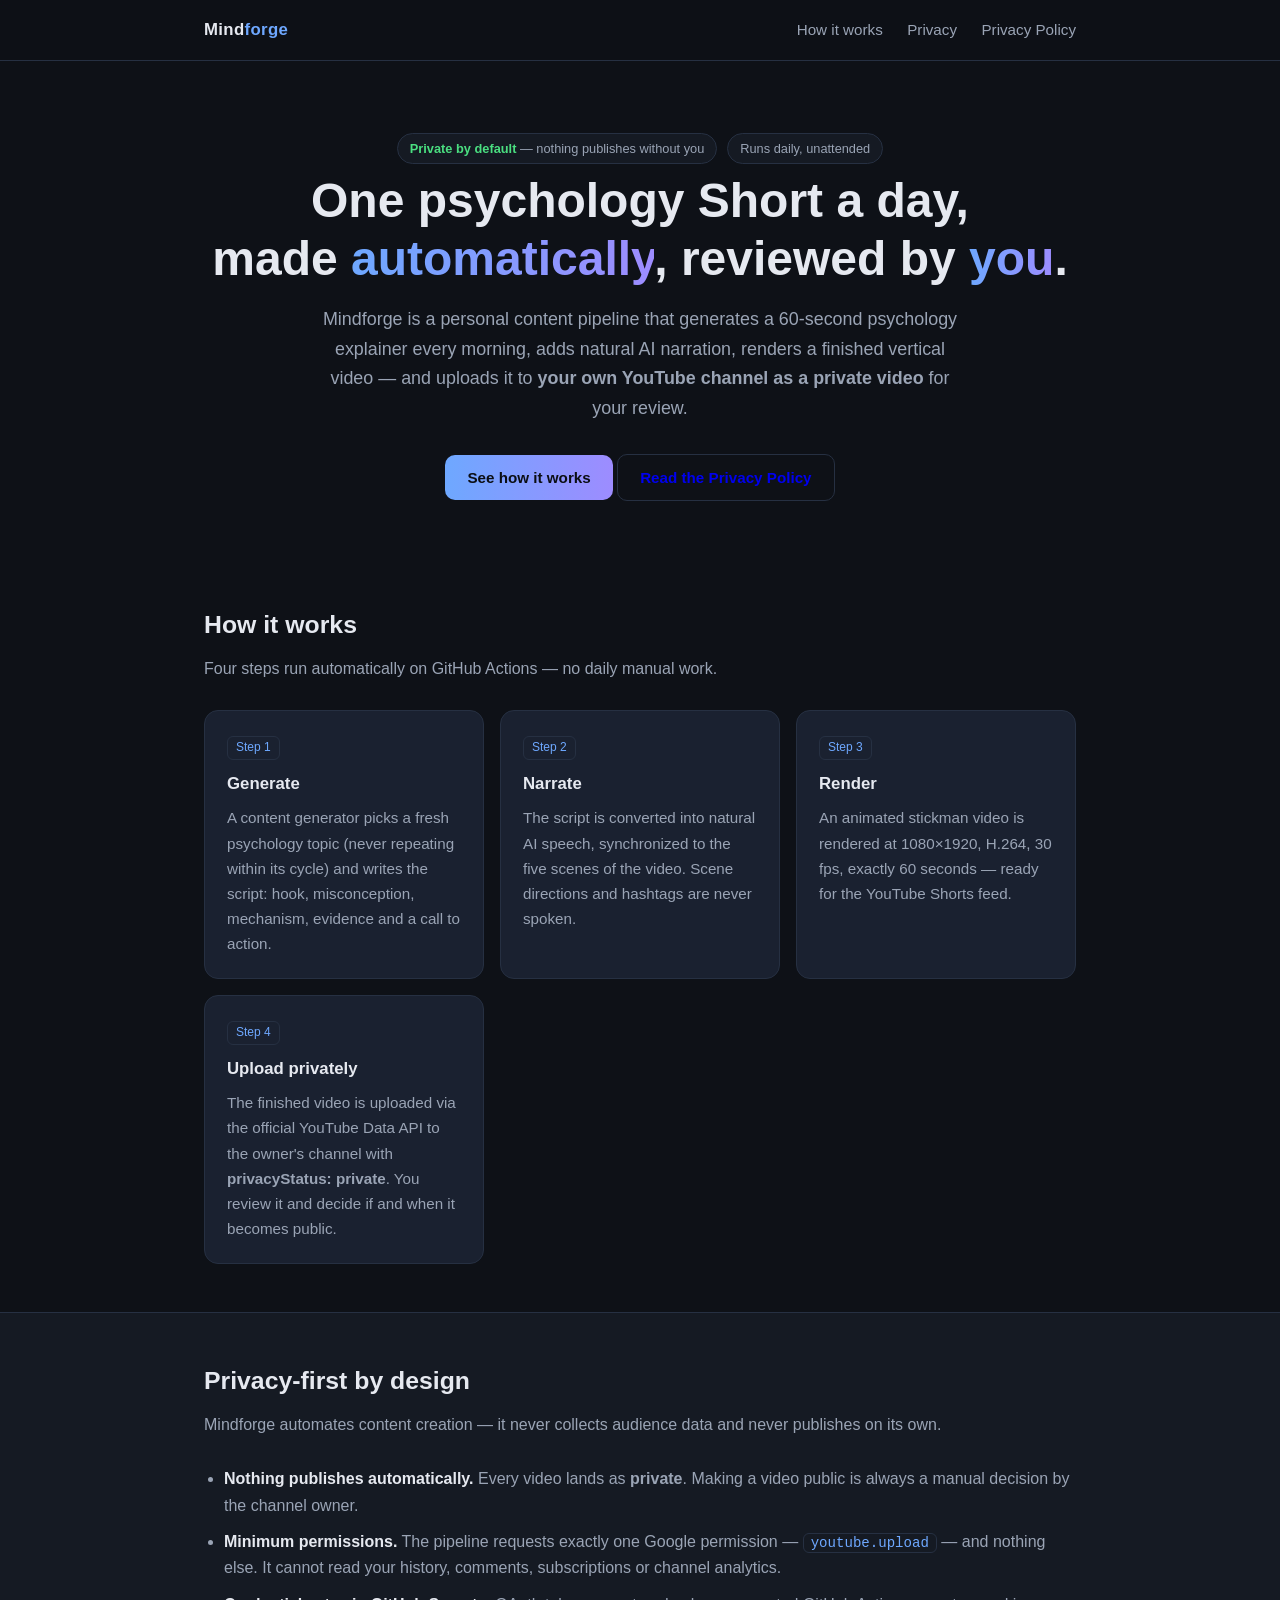
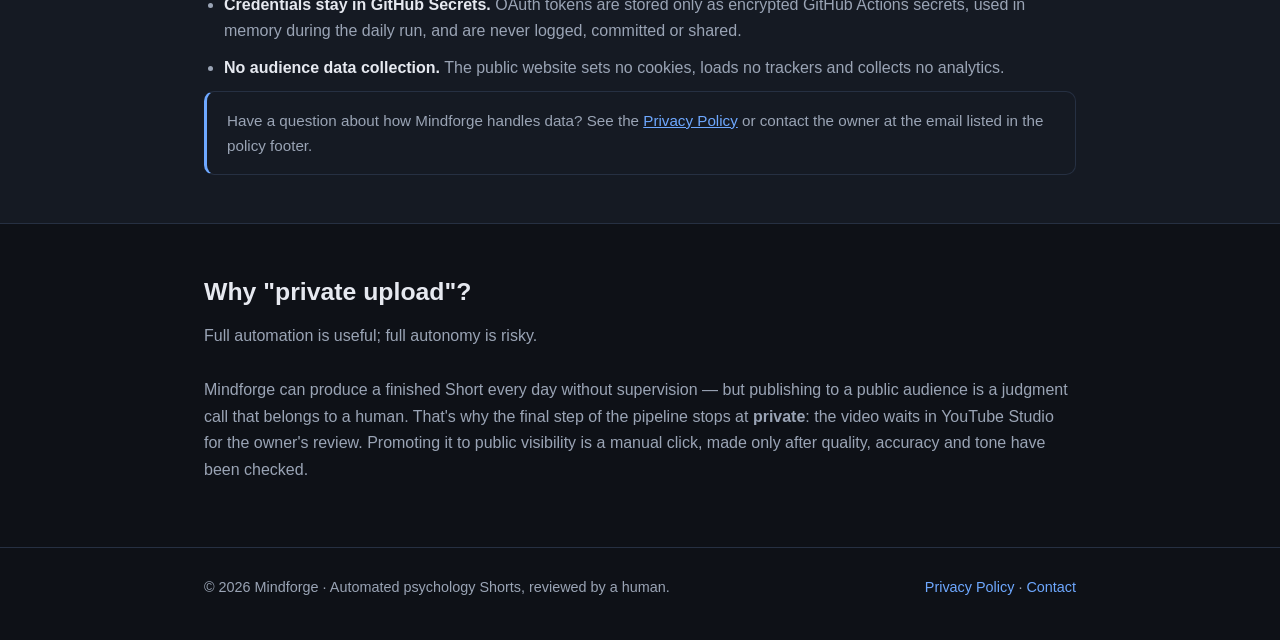
<file: index.html>
<!DOCTYPE html>
<html lang="en">
<head>
  <meta charset="utf-8">
  <meta name="viewport" content="width=device-width, initial-scale=1">
  <title>Mindforge — Automated Psychology Shorts</title>
  <meta name="description" content="Mindforge is an automated content pipeline that creates one narrated psychology YouTube Short per day and uploads it privately for review — publishing always stays with the channel owner.">
  <link rel="stylesheet" href="style.css">
</head>
<body>

<header class="site-header">
  <div class="wrap">
    <a class="brand" href="index.html">Mind<span>forge</span></a>
    <nav>
      <a href="#how-it-works">How it works</a>
      <a href="#privacy-first">Privacy</a>
      <a href="privacy.html">Privacy Policy</a>
    </nav>
  </div>
</header>

<main>

  <section class="hero">
    <div class="wrap">
      <div class="badge-row">
        <span class="badge"><b>Private by default</b> — nothing publishes without you</span>
        <span class="badge">Runs daily, unattended</span>
      </div>
      <h1>One psychology Short a day,<br>made <em>automatically</em>, reviewed by <em>you</em>.</h1>
      <p class="lead">
        Mindforge is a personal content pipeline that generates a 60-second
        psychology explainer every morning, adds natural AI narration, renders a
        finished vertical video — and uploads it to <strong>your own YouTube
        channel as a private video</strong> for your review.
      </p>
      <a class="btn btn-primary" href="#how-it-works">See how it works</a>
      <a class="btn" href="privacy.html">Read the Privacy Policy</a>
    </div>
  </section>

  <section id="how-it-works">
    <div class="wrap">
      <h2>How it works</h2>
      <p class="section-sub">Four steps run automatically on GitHub Actions — no daily manual work.</p>
      <div class="grid">
        <div class="card">
          <span class="step">Step 1</span>
          <h3>Generate</h3>
          <p>A content generator picks a fresh psychology topic (never repeating within its cycle) and writes the script: hook, misconception, mechanism, evidence and a call to action.</p>
        </div>
        <div class="card">
          <span class="step">Step 2</span>
          <h3>Narrate</h3>
          <p>The script is converted into natural AI speech, synchronized to the five scenes of the video. Scene directions and hashtags are never spoken.</p>
        </div>
        <div class="card">
          <span class="step">Step 3</span>
          <h3>Render</h3>
          <p>An animated stickman video is rendered at 1080×1920, H.264, 30 fps, exactly 60 seconds — ready for the YouTube Shorts feed.</p>
        </div>
        <div class="card">
          <span class="step">Step 4</span>
          <h3>Upload privately</h3>
          <p>The finished video is uploaded via the official YouTube Data API to the owner's channel with <strong>privacyStatus: private</strong>. You review it and decide if and when it becomes public.</p>
        </div>
      </div>
    </div>
  </section>

  <section id="privacy-first" style="background: var(--bg-soft); border-top: 1px solid var(--border); border-bottom: 1px solid var(--border);">
    <div class="wrap">
      <h2>Privacy-first by design</h2>
      <p class="section-sub">Mindforge automates content creation — it never collects audience data and never publishes on its own.</p>
      <ul class="points">
        <li><b>Nothing publishes automatically.</b> Every video lands as <strong>private</strong>. Making a video public is always a manual decision by the channel owner.</li>
        <li><b>Minimum permissions.</b> The pipeline requests exactly one Google permission — <span class="code">youtube.upload</span> — and nothing else. It cannot read your history, comments, subscriptions or channel analytics.</li>
        <li><b>Credentials stay in GitHub Secrets.</b> OAuth tokens are stored only as encrypted GitHub Actions secrets, used in memory during the daily run, and are never logged, committed or shared.</li>
        <li><b>No audience data collection.</b> The public website sets no cookies, loads no trackers and collects no analytics.</li>
      </ul>
      <div class="notice">
        Have a question about how Mindforge handles data?
        See the <a href="privacy.html" style="color: var(--accent);">Privacy Policy</a>
        or contact the owner at the email listed in the policy footer.
      </div>
    </div>
  </section>

  <section>
    <div class="wrap">
      <h2>Why "private upload"?</h2>
      <p class="section-sub">Full automation is useful; full autonomy is risky.</p>
      <p style="color: var(--muted);">
        Mindforge can produce a finished Short every day without supervision —
        but publishing to a public audience is a judgment call that belongs to a
        human. That's why the final step of the pipeline stops at
        <strong>private</strong>: the video waits in YouTube Studio for the
        owner's review. Promoting it to public visibility is a manual click,
        made only after quality, accuracy and tone have been checked.
      </p>
    </div>
  </section>

</main>

<footer class="site-footer">
  <div class="wrap">
    <div>
      © 2026 Mindforge · Automated psychology Shorts, reviewed by a human.
    </div>
    <div>
      <a href="privacy.html">Privacy Policy</a>
      · <a href="mailto:ahshotsofficial733@gmail.com">Contact</a>
    </div>
  </div>
</footer>

</body>
</html>
</file>
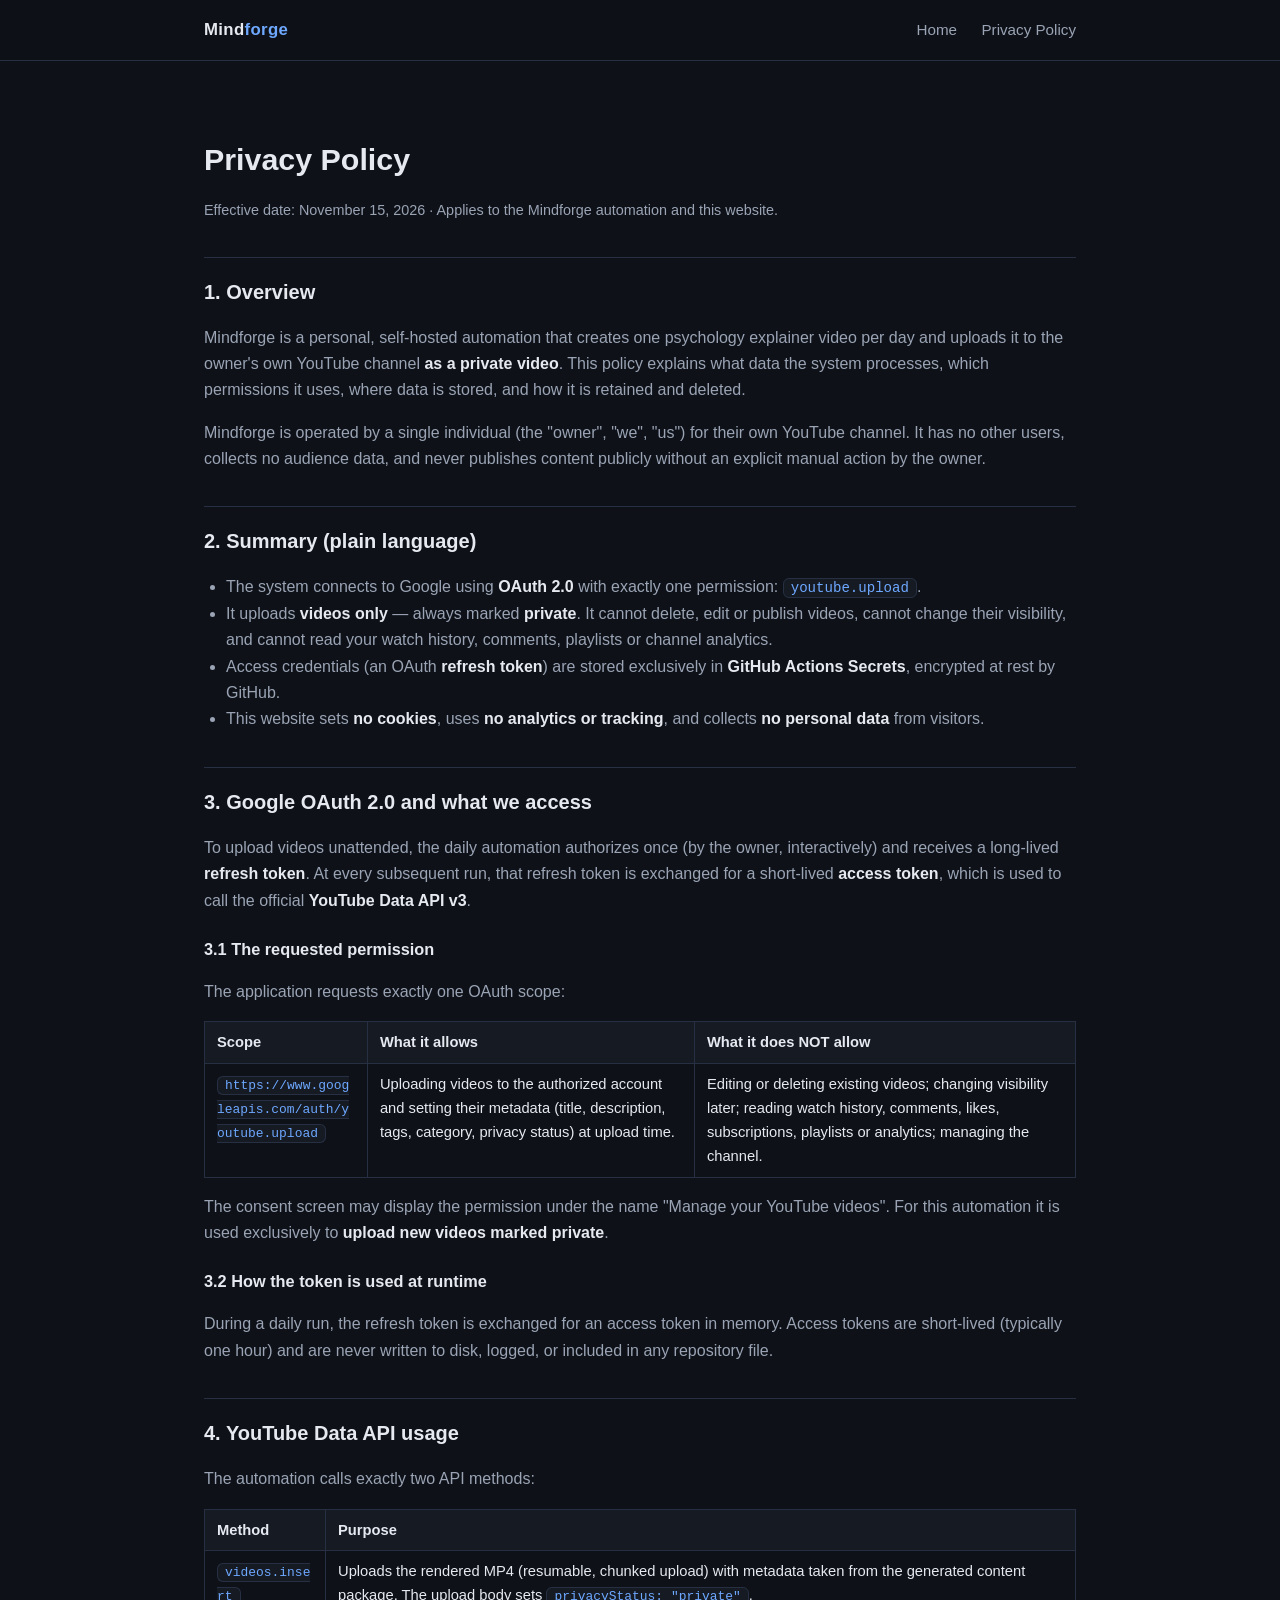
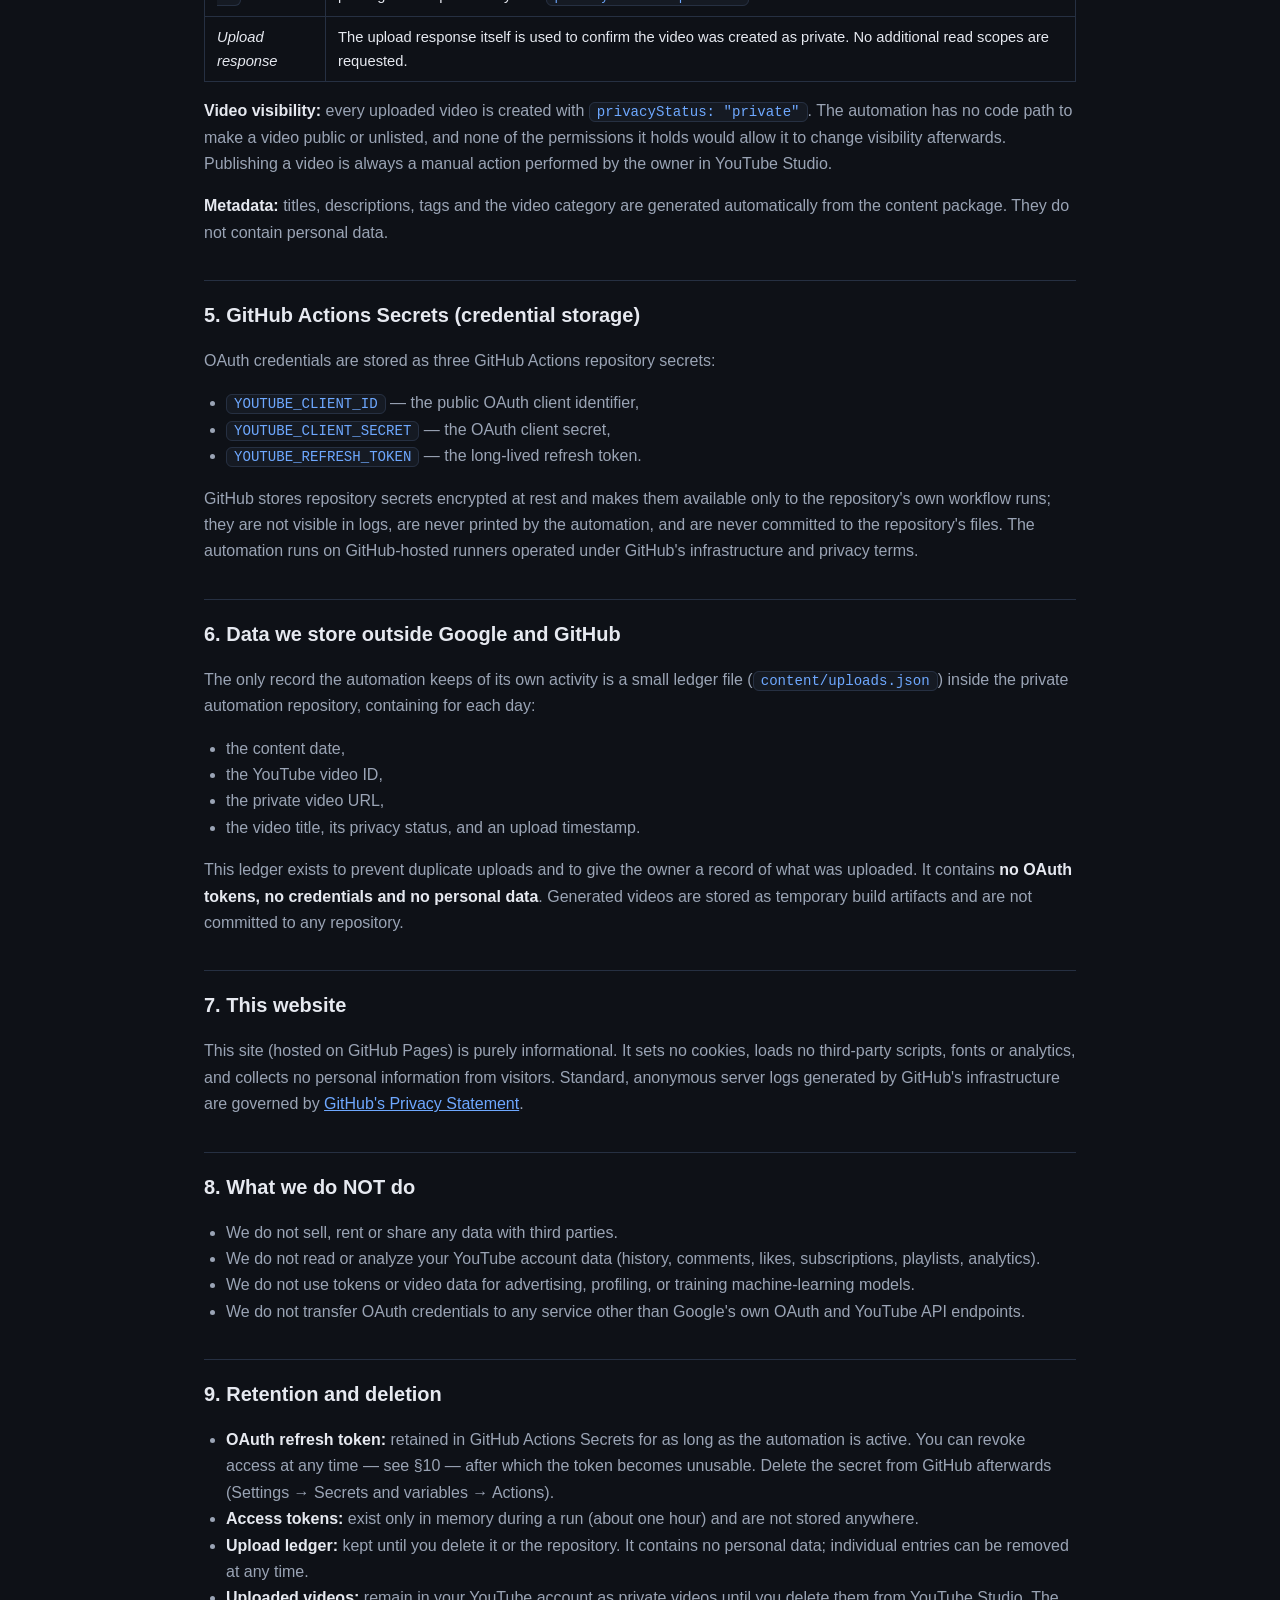
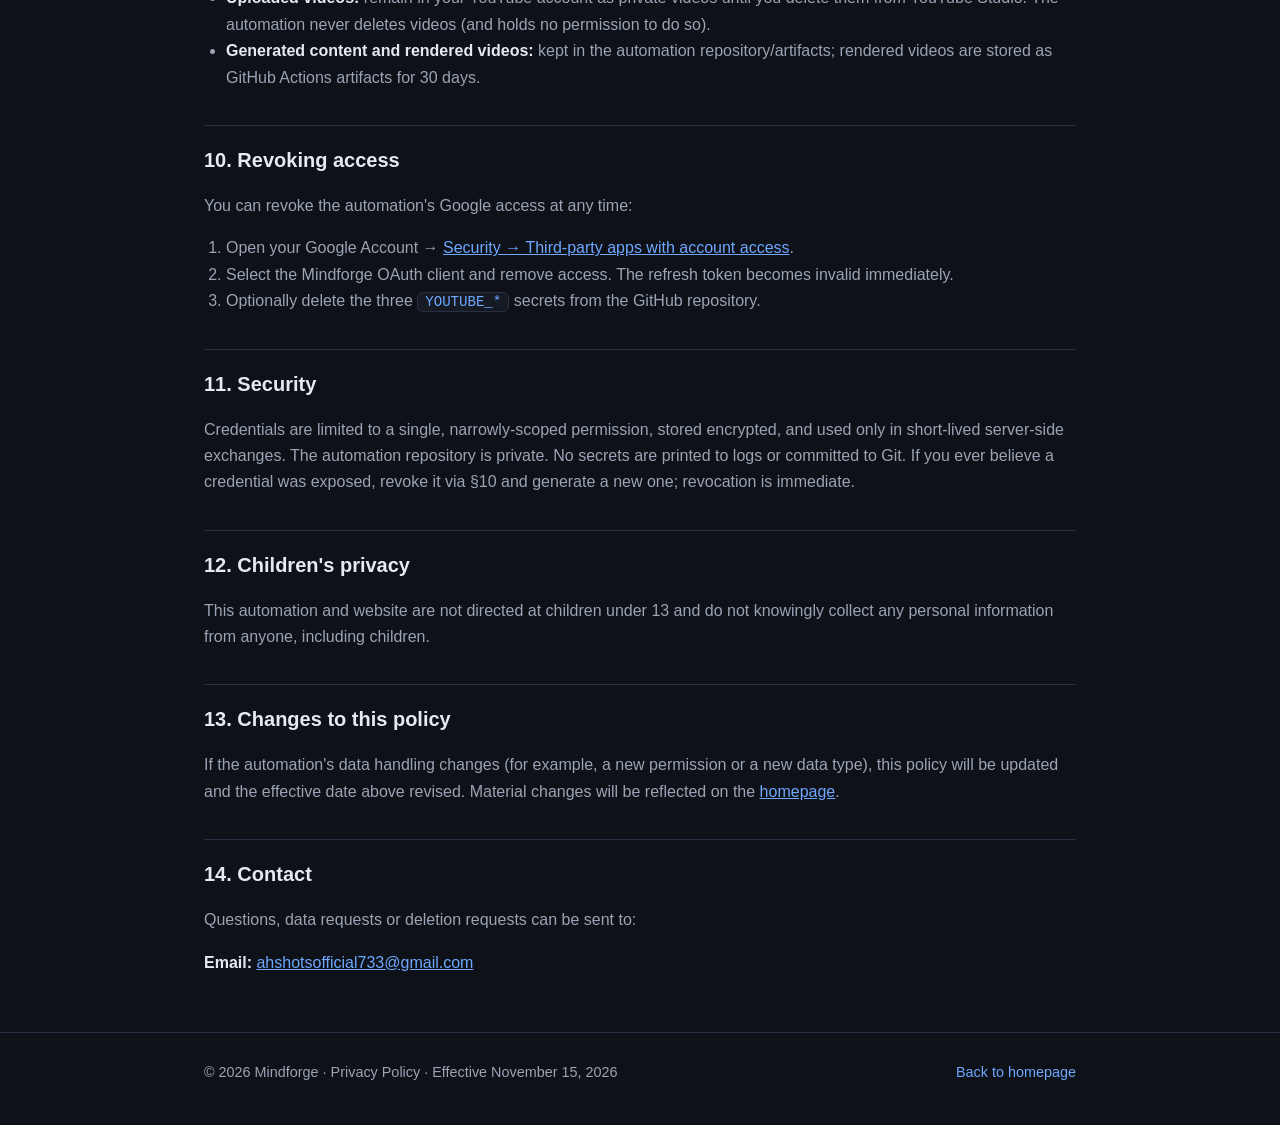
<file: privacy.html>
<!DOCTYPE html>
<html lang="en">
<head>
  <meta charset="utf-8">
  <meta name="viewport" content="width=device-width, initial-scale=1">
  <title>Privacy Policy — Mindforge</title>
  <meta name="description" content="How the Mindforge automation uses Google OAuth, the YouTube Data API (youtube.upload scope), GitHub Actions Secrets, and how data is stored, retained and deleted.">
  <link rel="stylesheet" href="style.css">
</head>
<body>

<header class="site-header">
  <div class="wrap">
    <a class="brand" href="index.html">Mind<span>forge</span></a>
    <nav>
      <a href="index.html">Home</a>
      <a href="privacy.html">Privacy Policy</a>
    </nav>
  </div>
</header>

<main>
<section class="policy">
  <div class="wrap">
    <h1>Privacy Policy</h1>
    <p class="updated">Effective date: November 15, 2026 · Applies to the Mindforge automation and this website.</p>

    <h2>1. Overview</h2>
    <p>
      Mindforge is a personal, self-hosted automation that creates one
      psychology explainer video per day and uploads it to the owner's own
      YouTube channel <strong>as a private video</strong>. This policy explains
      what data the system processes, which permissions it uses, where data is
      stored, and how it is retained and deleted.
    </p>
    <p>
      Mindforge is operated by a single individual (the "owner", "we", "us")
      for their own YouTube channel. It has no other users, collects no
      audience data, and never publishes content publicly without an explicit
      manual action by the owner.
    </p>

    <h2>2. Summary (plain language)</h2>
    <ul>
      <li>The system connects to Google using <strong>OAuth 2.0</strong> with exactly one permission: <span class="code">youtube.upload</span>.</li>
      <li>It uploads <strong>videos only</strong> — always marked <strong>private</strong>. It cannot delete, edit or publish videos, cannot change their visibility, and cannot read your watch history, comments, playlists or channel analytics.</li>
      <li>Access credentials (an OAuth <strong>refresh token</strong>) are stored exclusively in <strong>GitHub Actions Secrets</strong>, encrypted at rest by GitHub.</li>
      <li>This website sets <strong>no cookies</strong>, uses <strong>no analytics or tracking</strong>, and collects <strong>no personal data</strong> from visitors.</li>
    </ul>

    <h2>3. Google OAuth 2.0 and what we access</h2>
    <p>
      To upload videos unattended, the daily automation authorizes once (by the
      owner, interactively) and receives a long-lived <strong>refresh
      token</strong>. At every subsequent run, that refresh token is exchanged
      for a short-lived <strong>access token</strong>, which is used to call the
      official <strong>YouTube Data API v3</strong>.
    </p>
    <h3>3.1 The requested permission</h3>
    <p>
      The application requests exactly one OAuth scope:
    </p>
    <table>
      <tr><th>Scope</th><th>What it allows</th><th>What it does NOT allow</th></tr>
      <tr>
        <td><span class="code">https://www.googleapis.com/auth/youtube.upload</span></td>
        <td>Uploading videos to the authorized account and setting their metadata (title, description, tags, category, privacy status) at upload time.</td>
        <td>Editing or deleting existing videos; changing visibility later; reading watch history, comments, likes, subscriptions, playlists or analytics; managing the channel.</td>
      </tr>
    </table>
    <p>
      The consent screen may display the permission under the name
      "Manage your YouTube videos". For this automation it is used exclusively
      to <strong>upload new videos marked private</strong>.
    </p>
    <h3>3.2 How the token is used at runtime</h3>
    <p>
      During a daily run, the refresh token is exchanged for an access token in
      memory. Access tokens are short-lived (typically one hour) and are never
      written to disk, logged, or included in any repository file.
    </p>

    <h2>4. YouTube Data API usage</h2>
    <p>The automation calls exactly two API methods:</p>
    <table>
      <tr><th>Method</th><th>Purpose</th></tr>
      <tr>
        <td><span class="code">videos.insert</span></td>
        <td>Uploads the rendered MP4 (resumable, chunked upload) with metadata taken from the generated content package. The upload body sets <span class="code">privacyStatus: "private"</span>.</td>
      </tr>
      <tr>
        <td><em>Upload response</em></td>
        <td>The upload response itself is used to confirm the video was created as private. No additional read scopes are requested.</td>
      </tr>
    </table>
    <p>
      <strong>Video visibility:</strong> every uploaded video is created with
      <span class="code">privacyStatus: "private"</span>. The automation has no
      code path to make a video public or unlisted, and none of the permissions
      it holds would allow it to change visibility afterwards. Publishing a
      video is always a manual action performed by the owner in YouTube Studio.
    </p>
    <p>
      <strong>Metadata:</strong> titles, descriptions, tags and the video
      category are generated automatically from the content package. They do
      not contain personal data.
    </p>

    <h2>5. GitHub Actions Secrets (credential storage)</h2>
    <p>
      OAuth credentials are stored as three GitHub Actions repository secrets:
    </p>
    <ul>
      <li><span class="code">YOUTUBE_CLIENT_ID</span> — the public OAuth client identifier,</li>
      <li><span class="code">YOUTUBE_CLIENT_SECRET</span> — the OAuth client secret,</li>
      <li><span class="code">YOUTUBE_REFRESH_TOKEN</span> — the long-lived refresh token.</li>
    </ul>
    <p>
      GitHub stores repository secrets encrypted at rest and makes them
      available only to the repository's own workflow runs; they are not
      visible in logs, are never printed by the automation, and are never
      committed to the repository's files. The automation runs on GitHub-hosted
      runners operated under GitHub's infrastructure and privacy terms.
    </p>

    <h2>6. Data we store outside Google and GitHub</h2>
    <p>
      The only record the automation keeps of its own activity is a small
      ledger file (<span class="code">content/uploads.json</span>) inside the
      private automation repository, containing for each day:
    </p>
    <ul>
      <li>the content date,</li>
      <li>the YouTube video ID,</li>
      <li>the private video URL,</li>
      <li>the video title, its privacy status, and an upload timestamp.</li>
    </ul>
    <p>
      This ledger exists to prevent duplicate uploads and to give the owner a
      record of what was uploaded. It contains <strong>no OAuth tokens, no
      credentials and no personal data</strong>. Generated videos are stored as
      temporary build artifacts and are not committed to any repository.
    </p>

    <h2>7. This website</h2>
    <p>
      This site (hosted on GitHub Pages) is purely informational. It sets no
      cookies, loads no third-party scripts, fonts or analytics, and collects
      no personal information from visitors. Standard, anonymous server logs
      generated by GitHub's infrastructure are governed by
      <a href="https://docs.github.com/en/site-policy/privacy-policies/github-privacy-statement" style="color: var(--accent);">GitHub's Privacy Statement</a>.
    </p>

    <h2>8. What we do NOT do</h2>
    <ul>
      <li>We do not sell, rent or share any data with third parties.</li>
      <li>We do not read or analyze your YouTube account data (history, comments, likes, subscriptions, playlists, analytics).</li>
      <li>We do not use tokens or video data for advertising, profiling, or training machine-learning models.</li>
      <li>We do not transfer OAuth credentials to any service other than Google's own OAuth and YouTube API endpoints.</li>
    </ul>

    <h2>9. Retention and deletion</h2>
    <ul>
      <li><strong>OAuth refresh token:</strong> retained in GitHub Actions Secrets for as long as the automation is active. You can revoke access at any time — see §10 — after which the token becomes unusable. Delete the secret from GitHub afterwards (Settings → Secrets and variables → Actions).</li>
      <li><strong>Access tokens:</strong> exist only in memory during a run (about one hour) and are not stored anywhere.</li>
      <li><strong>Upload ledger:</strong> kept until you delete it or the repository. It contains no personal data; individual entries can be removed at any time.</li>
      <li><strong>Uploaded videos:</strong> remain in your YouTube account as private videos until you delete them from YouTube Studio. The automation never deletes videos (and holds no permission to do so).</li>
      <li><strong>Generated content and rendered videos:</strong> kept in the automation repository/artifacts; rendered videos are stored as GitHub Actions artifacts for 30 days.</li>
    </ul>

    <h2>10. Revoking access</h2>
    <p>
      You can revoke the automation's Google access at any time:
    </p>
    <ol>
      <li>Open your Google Account → <a href="https://myaccount.google.com/permissions" style="color: var(--accent);">Security → Third-party apps with account access</a>.</li>
      <li>Select the Mindforge OAuth client and remove access. The refresh token becomes invalid immediately.</li>
      <li>Optionally delete the three <span class="code">YOUTUBE_*</span> secrets from the GitHub repository.</li>
    </ol>

    <h2>11. Security</h2>
    <p>
      Credentials are limited to a single, narrowly-scoped permission, stored
      encrypted, and used only in short-lived server-side exchanges. The
      automation repository is private. No secrets are printed to logs or
      committed to Git. If you ever believe a credential was exposed, revoke it
      via §10 and generate a new one; revocation is immediate.
    </p>

    <h2>12. Children's privacy</h2>
    <p>
      This automation and website are not directed at children under 13 and do
      not knowingly collect any personal information from anyone, including
      children.
    </p>

    <h2>13. Changes to this policy</h2>
    <p>
      If the automation's data handling changes (for example, a new permission
      or a new data type), this policy will be updated and the effective date
      above revised. Material changes will be reflected on the
      <a href="index.html" style="color: var(--accent);">homepage</a>.
    </p>

    <h2>14. Contact</h2>
    <p>
      Questions, data requests or deletion requests can be sent to:
    </p>
    <p>
      <strong>Email:</strong> <a href="mailto:ahshotsofficial733@gmail.com" style="color: var(--accent);">ahshotsofficial733@gmail.com</a>
    </p>
  </div>
</section>
</main>

<footer class="site-footer">
  <div class="wrap">
    <div>© 2026 Mindforge · Privacy Policy · Effective November 15, 2026</div>
    <div><a href="index.html">Back to homepage</a></div>
  </div>
</footer>

</body>
</html>
</file>
<file: style.css>
/* Mindforge site — single lightweight stylesheet, no external assets. */
:root {
  --bg: #0e1117;
  --bg-soft: #151a23;
  --card: #1a2130;
  --text: #e6e9f0;
  --muted: #9aa4b5;
  --accent: #6ea8ff;
  --accent-2: #9d8cff;
  --border: #263042;
  --ok: #4ade80;
}

* { box-sizing: border-box; }

html { scroll-behavior: smooth; }

body {
  margin: 0;
  font-family: -apple-system, BlinkMacSystemFont, "Segoe UI", Roboto, "Inter",
    "Helvetica Neue", Arial, sans-serif;
  background: var(--bg);
  color: var(--text);
  line-height: 1.65;
  -webkit-font-smoothing: antialiased;
}

.wrap { max-width: 920px; margin: 0 auto; padding: 0 24px; }

/* Header / nav */
.site-header {
  border-bottom: 1px solid var(--border);
  background: rgba(14, 17, 23, 0.92);
  position: sticky;
  top: 0;
  backdrop-filter: blur(8px);
  z-index: 10;
}
.site-header .wrap {
  display: flex;
  align-items: center;
  justify-content: space-between;
  min-height: 60px;
}
.brand {
  font-weight: 700;
  font-size: 1.05rem;
  color: var(--text);
  text-decoration: none;
  letter-spacing: 0.02em;
}
.brand span { color: var(--accent); }
nav a {
  color: var(--muted);
  text-decoration: none;
  margin-left: 20px;
  font-size: 0.95rem;
}
nav a:hover { color: var(--text); }

/* Hero */
.hero { padding: 72px 0 56px; text-align: center; }
.hero h1 {
  font-size: clamp(1.9rem, 4.5vw, 3rem);
  margin: 0 0 18px;
  line-height: 1.2;
}
.hero h1 em {
  font-style: normal;
  background: linear-gradient(90deg, var(--accent), var(--accent-2));
  -webkit-background-clip: text;
  background-clip: text;
  color: transparent;
}
.hero p.lead {
  color: var(--muted);
  font-size: 1.12rem;
  max-width: 640px;
  margin: 0 auto 30px;
}
.badge-row {
  display: flex;
  gap: 10px;
  justify-content: center;
  flex-wrap: wrap;
  margin-bottom: 8px;
}
.badge {
  font-size: 0.8rem;
  color: var(--muted);
  border: 1px solid var(--border);
  border-radius: 999px;
  padding: 4px 12px;
  background: var(--bg-soft);
}
.badge b { color: var(--ok); font-weight: 600; }

/* Buttons */
.btn {
  display: inline-block;
  padding: 10px 22px;
  border-radius: 10px;
  text-decoration: none;
  font-weight: 600;
  font-size: 0.95rem;
  border: 1px solid var(--border);
  transition: transform 0.12s ease, border-color 0.12s ease;
}
.btn:hover { transform: translateY(-1px); border-color: var(--accent); }
.btn-primary {
  background: linear-gradient(90deg, var(--accent), var(--accent-2));
  color: #0b0e14;
  border: none;
}

/* Sections */
section { padding: 48px 0; }
h2 { font-size: 1.55rem; margin: 0 0 10px; }
.section-sub { color: var(--muted); margin: 0 0 28px; }

.grid {
  display: grid;
  grid-template-columns: repeat(auto-fit, minmax(240px, 1fr));
  gap: 16px;
}
.card {
  background: var(--card);
  border: 1px solid var(--border);
  border-radius: 14px;
  padding: 22px;
}
.card h3 { margin: 0 0 8px; font-size: 1.05rem; }
.card .step {
  display: inline-block;
  font-size: 0.75rem;
  color: var(--accent);
  border: 1px solid var(--border);
  border-radius: 6px;
  padding: 1px 8px;
  margin-bottom: 10px;
}
.card p { color: var(--muted); font-size: 0.95rem; margin: 0; }

.points { margin: 0; padding-left: 20px; }
.points li { margin-bottom: 10px; color: var(--muted); }
.points li b { color: var(--text); }

.notice {
  background: var(--bg-soft);
  border: 1px solid var(--border);
  border-left: 3px solid var(--accent);
  border-radius: 10px;
  padding: 16px 20px;
  color: var(--muted);
  font-size: 0.95rem;
}

/* Footer */
.site-footer {
  border-top: 1px solid var(--border);
  padding: 28px 0 40px;
  color: var(--muted);
  font-size: 0.9rem;
}
.site-footer .wrap {
  display: flex;
  gap: 18px;
  flex-wrap: wrap;
  justify-content: space-between;
}
.site-footer a { color: var(--accent); text-decoration: none; }
.site-footer a:hover { text-decoration: underline; }

/* Policy page */
.policy { padding-bottom: 40px; }
.policy h1 { font-size: 1.9rem; margin-bottom: 6px; }
.policy .updated { color: var(--muted); font-size: 0.9rem; margin-bottom: 30px; }
.policy h2 {
  font-size: 1.25rem;
  margin-top: 34px;
  padding-top: 18px;
  border-top: 1px solid var(--border);
}
.policy h3 { font-size: 1.02rem; margin: 22px 0 6px; }
.policy p, .policy li { color: var(--muted); }
.policy strong { color: var(--text); }
.policy ul, .policy ol { padding-left: 22px; }
.policy table {
  width: 100%;
  border-collapse: collapse;
  margin: 14px 0;
  font-size: 0.92rem;
}
.policy th, .policy td {
  border: 1px solid var(--border);
  padding: 8px 12px;
  text-align: left;
  vertical-align: top;
}
.policy th { background: var(--bg-soft); color: var(--text); }
.code {
  font-family: ui-monospace, SFMono-Regular, Menlo, Consolas, monospace;
  font-size: 0.88em;
  background: var(--bg-soft);
  border: 1px solid var(--border);
  border-radius: 6px;
  padding: 1px 7px;
  color: var(--accent);
  word-break: break-all;
}
</file>
